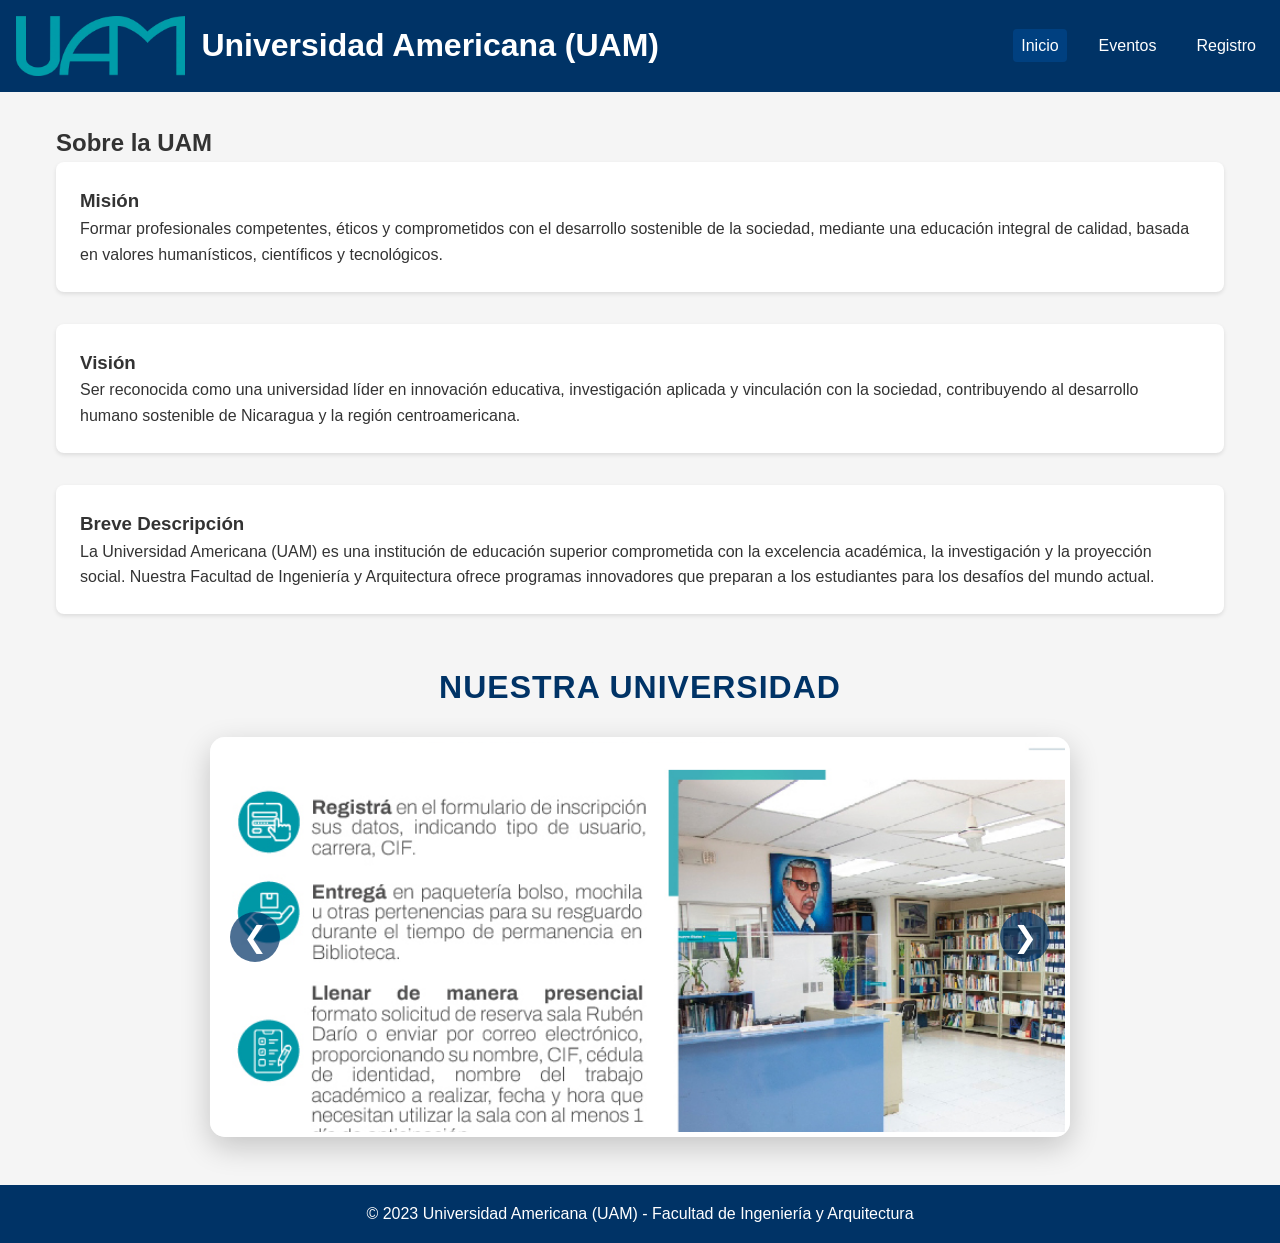
<file: index.html>
<!DOCTYPE html>
<html lang="es">
<head>
    <meta charset="UTF-8">
    <meta name="viewport" content="width=device-width, initial-scale=1.0">
    <title>Conferencias Tecnológicas UAM</title>
    <link rel="stylesheet" href="css/styles.css">
    <link rel="stylesheet" href="css/carrusel.css">
</head>
<body>
    <header>
        <div class="logo">
            <img src="images/logo-uam.png" alt="Logo UAM">
            <h1>Universidad Americana (UAM)</h1>
        </div>
        <nav>
            <ul>
                <li><a href="index.html" class="active">Inicio</a></li>
                <li><a href="eventos.html">Eventos</a></li>
                <li><a href="registro.html">Registro</a></li>
            </ul>
        </nav>
    </header>

    <main>
        <section class="about-uam">
            <h2>Sobre la UAM</h2>
            <article>
                <h3>Misión</h3>
                <p>Formar profesionales competentes, éticos y comprometidos con el desarrollo sostenible de la sociedad, mediante una educación integral de calidad, basada en valores humanísticos, científicos y tecnológicos.</p>
            </article>
            <article>
                <h3>Visión</h3>
                <p>Ser reconocida como una universidad líder en innovación educativa, investigación aplicada y vinculación con la sociedad, contribuyendo al desarrollo humano sostenible de Nicaragua y la región centroamericana.</p>
            </article>
            <article>
                <h3>Breve Descripción</h3>
                <p>La Universidad Americana (UAM) es una institución de educación superior comprometida con la excelencia académica, la investigación y la proyección social. Nuestra Facultad de Ingeniería y Arquitectura ofrece programas innovadores que preparan a los estudiantes para los desafíos del mundo actual.</p>
            </article>
        </section>

        <section class="carrusel">
            <h2>Nuestra Universidad</h2>
            <div class="carrusel-container">
                <div class="carrusel-slide">
                    <img src="images/Biblioteca-uam.png" alt="Biblioteca UAM">
                </div>
                <div class="carrusel-slide">
                    <img src="images/Campus-uam.png" alt="Campus UAM">
                </div>
                <div class="carrusel-slide">
                    <img src="images/Estudiantes-uam.png" alt="Estudiantes UAM">
                </div>
                <button class="carrusel-btn prev">&#10094;</button>
                <button class="carrusel-btn next">&#10095;</button>
            </div>
        </section>
    </main>

    <footer>
        <p>&copy; 2023 Universidad Americana (UAM) - Facultad de Ingeniería y Arquitectura</p>
    </footer>

    <script src="JavaScript/carrusel.js"></script>
</body>
</html>
</file>
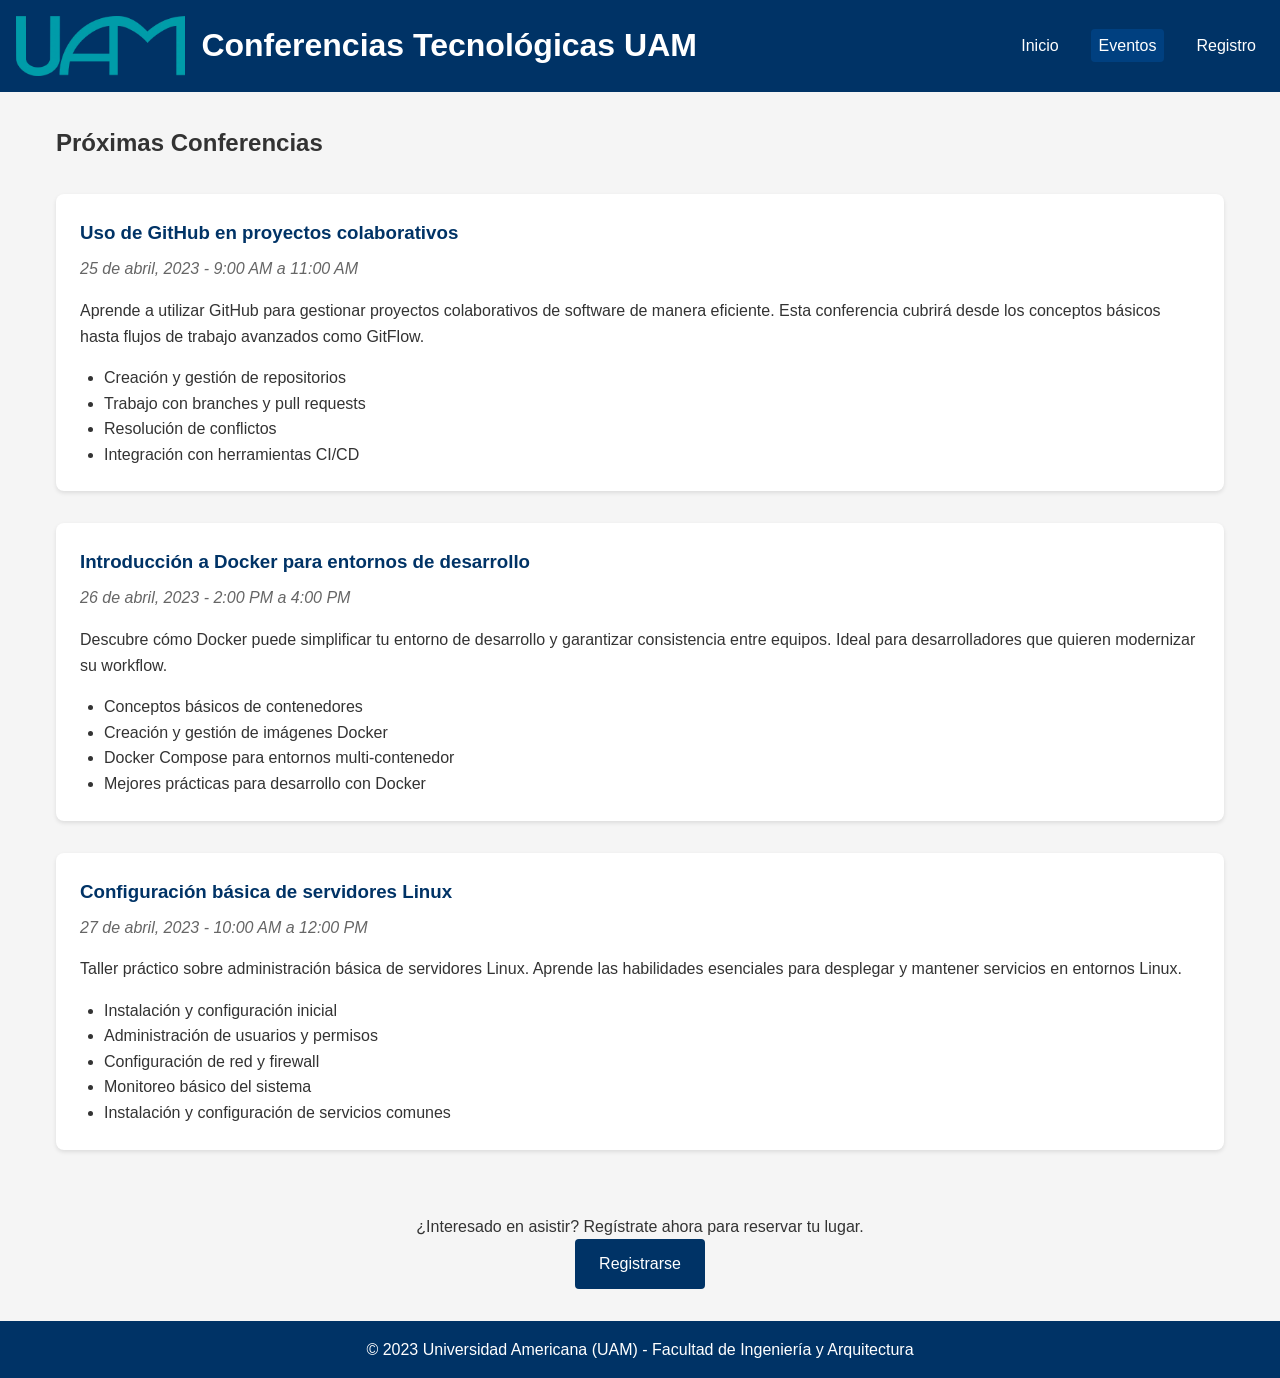
<file: eventos.html>
<!DOCTYPE html>
<html lang="es">
<head>
    <meta charset="UTF-8">
    <meta name="viewport" content="width=device-width, initial-scale=1.0">
    <title>Eventos Tecnológicos UAM</title>
    <link rel="stylesheet" href="css/styles.css">
</head>
<body>
    <header>
        <div class="logo">
            <img src="images/logo-uam.png" alt="Logo UAM">
            <h1>Conferencias Tecnológicas UAM</h1>
        </div>
        <nav>
            <ul>
                <li><a href="index.html">Inicio</a></li>
                <li><a href="eventos.html" class="active">Eventos</a></li>
                <li><a href="registro.html">Registro</a></li>
            </ul>
        </nav>
    </header>

    <main>
        <section class="eventos">
            <h2>Próximas Conferencias</h2>
            
            <article class="evento">
                <h3>Uso de GitHub en proyectos colaborativos</h3>
                <p class="fecha">25 de abril, 2023 - 9:00 AM a 11:00 AM</p>
                <p class="descripcion">Aprende a utilizar GitHub para gestionar proyectos colaborativos de software de manera eficiente. Esta conferencia cubrirá desde los conceptos básicos hasta flujos de trabajo avanzados como GitFlow.</p>
                <ul class="temas">
                    <li>Creación y gestión de repositorios</li>
                    <li>Trabajo con branches y pull requests</li>
                    <li>Resolución de conflictos</li>
                    <li>Integración con herramientas CI/CD</li>
                </ul>
            </article>
            
            <article class="evento">
                <h3>Introducción a Docker para entornos de desarrollo</h3>
                <p class="fecha">26 de abril, 2023 - 2:00 PM a 4:00 PM</p>
                <p class="descripcion">Descubre cómo Docker puede simplificar tu entorno de desarrollo y garantizar consistencia entre equipos. Ideal para desarrolladores que quieren modernizar su workflow.</p>
                <ul class="temas">
                    <li>Conceptos básicos de contenedores</li>
                    <li>Creación y gestión de imágenes Docker</li>
                    <li>Docker Compose para entornos multi-contenedor</li>
                    <li>Mejores prácticas para desarrollo con Docker</li>
                </ul>
            </article>
            
            <article class="evento">
                <h3>Configuración básica de servidores Linux</h3>
                <p class="fecha">27 de abril, 2023 - 10:00 AM a 12:00 PM</p>
                <p class="descripcion">Taller práctico sobre administración básica de servidores Linux. Aprende las habilidades esenciales para desplegar y mantener servicios en entornos Linux.</p>
                <ul class="temas">
                    <li>Instalación y configuración inicial</li>
                    <li>Administración de usuarios y permisos</li>
                    <li>Configuración de red y firewall</li>
                    <li>Monitoreo básico del sistema</li>
                    <li>Instalación y configuración de servicios comunes</li>
                </ul>
            </article>
            
            <div class="cta">
                <p>¿Interesado en asistir? Regístrate ahora para reservar tu lugar.</p>
                <a href="registro.html" class="btn">Registrarse</a>
            </div>
        </section>
    </main>

    <footer>
        <p>&copy; 2023 Universidad Americana (UAM) - Facultad de Ingeniería y Arquitectura</p>
    </footer>
</body>
</html>
</file>
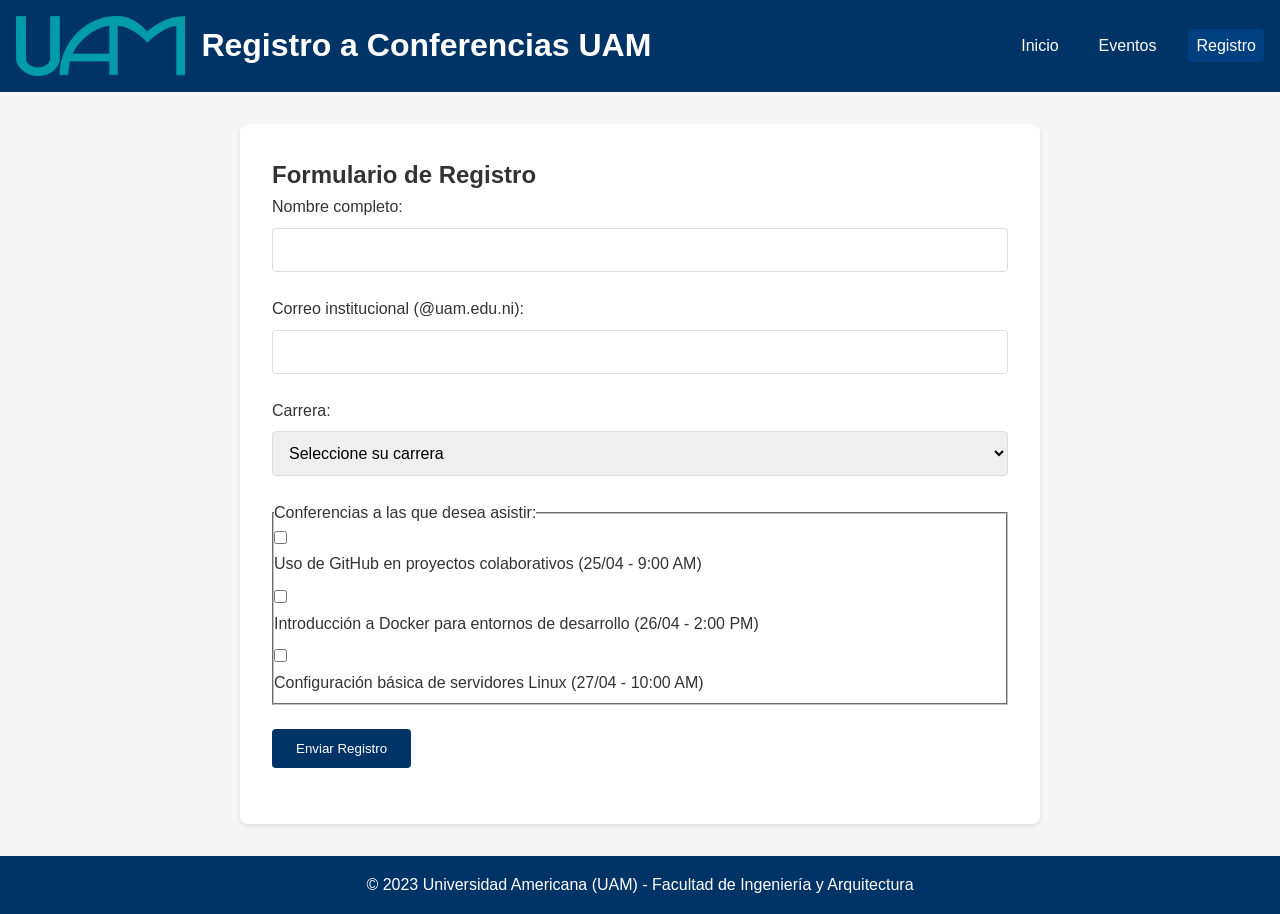
<file: registro.html>
<!DOCTYPE html>
<html lang="es">
<head>
    <meta charset="UTF-8">
    <meta name="viewport" content="width=device-width, initial-scale=1.0">
    <title>Registro a Conferencias UAM</title>
    <link rel="stylesheet" href="css/styles.css">
</head>
<body>
    <header>
        <div class="logo">
            <img src="images/logo-uam.png" alt="Logo UAM">
            <h1>Registro a Conferencias UAM</h1>
        </div>
        <nav>
            <ul>
                <li><a href="index.html">Inicio</a></li>
                <li><a href="eventos.html">Eventos</a></li>
                <li><a href="registro.html" class="active">Registro</a></li>
            </ul>
        </nav>
    </header>

    <main>
        <section class="registro">
            <h2>Formulario de Registro</h2>
            <form id="registroForm">
                <div class="form-group">
                    <label for="nombre">Nombre completo:</label>
                    <input type="text" id="nombre" name="nombre" required>
                    <span class="error-message" id="nombre-error"></span>
                </div>
                
                <div class="form-group">
                    <label for="email">Correo institucional (@uam.edu.ni):</label>
                    <input type="email" id="email" name="email" required>
                    <span class="error-message" id="email-error"></span>
                </div>
                
                <div class="form-group">
                    <label for="carrera">Carrera:</label>
                    <select id="carrera" name="carrera" required>
                        <option value="">Seleccione su carrera</option>
                        <option value="Ingeniería en Sistemas">Ingeniería en Sistemas</option>
                        <option value="Ingeniería en Computación">Ingeniería en Computación</option>
                        <option value="Arquitectura">Arquitectura</option>
                        <option value="Ingeniería Industrial">Ingeniería Industrial</option>
                        <option value="Otra">Otra</option>
                    </select>
                    <span class="error-message" id="carrera-error"></span>
                </div>
                
                <div class="form-group">
                    <fieldset>
                        <legend>Conferencias a las que desea asistir:</legend>
                        
                        <div class="checkbox-group">
                            <input type="checkbox" id="conf1" name="conferencias" value="GitHub">
                            <label for="conf1">Uso de GitHub en proyectos colaborativos (25/04 - 9:00 AM)</label>
                        </div>
                        
                        <div class="checkbox-group">
                            <input type="checkbox" id="conf2" name="conferencias" value="Docker">
                            <label for="conf2">Introducción a Docker para entornos de desarrollo (26/04 - 2:00 PM)</label>
                        </div>
                        
                        <div class="checkbox-group">
                            <input type="checkbox" id="conf3" name="conferencias" value="Linux">
                            <label for="conf3">Configuración básica de servidores Linux (27/04 - 10:00 AM)</label>
                        </div>
                    </fieldset>
                    <span class="error-message" id="conferencias-error"></span>
                </div>
                
                <div class="form-group">
                    <button type="submit" class="btn">Enviar Registro</button>
                </div>
            </form>
            
            <div id="confirmacion" class="hidden">
                <h3>¡Registro exitoso!</h3>
                <p>Gracias por registrarte a nuestras conferencias tecnológicas. Hemos enviado un correo de confirmación a <span id="email-confirmacion"></span>.</p>
                <p>Te esperamos en los eventos seleccionados:</p>
                <ul id="eventos-confirmacion"></ul>
                <a href="index.html" class="btn">Volver al inicio</a>
            </div>
        </section>
    </main>

    <footer>
        <p>&copy; 2023 Universidad Americana (UAM) - Facultad de Ingeniería y Arquitectura</p>
    </footer>

    <script src="JavaScript/scripts.js"></script>
</body>
</html>
</file>
<file: css/styles.css>
/* Estilos generales */
* {
    margin: 0;
    padding: 0;
    box-sizing: border-box;
    font-family: 'Segoe UI', Tahoma, Geneva, Verdana, sans-serif;
}

body {
    line-height: 1.6;
    color: #333;
    background-color: #f5f5f5;
}

header {
    background-color: #003366;
    color: white;
    padding: 1rem;
    display: flex;
    justify-content: space-between;
    align-items: center;
    flex-wrap: wrap;
}

.logo {
    display: flex;
    align-items: center;
    gap: 1rem;
}

.logo img {
    height: 60px;
}

nav ul {
    display: flex;
    list-style: none;
    gap: 1.5rem;
}

nav a {
    color: white;
    text-decoration: none;
    font-weight: 500;
    padding: 0.5rem;
    border-radius: 4px;
    transition: background-color 0.3s;
}

nav a:hover, nav a.active {
    background-color: #004080;
}

main {
    max-width: 1200px;
    margin: 2rem auto;
    padding: 0 1rem;
}

footer {
    background-color: #003366;
    color: white;
    text-align: center;
    padding: 1rem;
    margin-top: 2rem;
}

/* Estilos específicos para la página de inicio */
.about-uam {
    margin-bottom: 3rem;
}

.about-uam article {
    margin-bottom: 2rem;
    background-color: white;
    padding: 1.5rem;
    border-radius: 8px;
    box-shadow: 0 2px 4px rgba(0,0,0,0.1);
}

/* Estilos para la página de eventos */
.eventos {
    display: grid;
    gap: 2rem;
}

.evento {
    background-color: white;
    padding: 1.5rem;
    border-radius: 8px;
    box-shadow: 0 2px 4px rgba(0,0,0,0.1);
}

.evento h3 {
    color: #003366;
    margin-bottom: 0.5rem;
}

.fecha {
    font-style: italic;
    color: #666;
    margin-bottom: 1rem;
}

.temas {
    margin-top: 1rem;
    padding-left: 1.5rem;
}

.cta {
    text-align: center;
    margin-top: 2rem;
}

.btn {
    display: inline-block;
    background-color: #003366;
    color: white;
    padding: 0.75rem 1.5rem;
    border: none;
    border-radius: 4px;
    text-decoration: none;
    font-weight: 500;
    cursor: pointer;
    transition: background-color 0.3s;
}

.btn:hover {
    background-color: #004080;
}

/* Estilos para el formulario de registro */
.registro {
    max-width: 800px;
    margin: 0 auto;
    background-color: white;
    padding: 2rem;
    border-radius: 8px;
    box-shadow: 0 2px 4px rgba(0,0,0,0.1);
}

.form-group {
    margin-bottom: 1.5rem;
}

label {
    display: block;
    margin-bottom: 0.5rem;
    font-weight: 500;
}

input[type="text"],
input[type="email"],
select {
    width: 100%;
    padding: 0.75rem;
    border: 1px solid #ddd;
    border-radius: 4px;
    font-size: 1rem;
}

.checkbox-group {
    margin-bottom: 0.5rem;
}

.checkbox-group input {
    margin-right: 0.5rem;
}

.error-message {
    color: #d9534f;
    font-size: 0.875rem;
    margin-top: 0.25rem;
    display: block;
}

.hidden {
    display: none;
}

#confirmacion {
    background-color: #dff0d8;
    border: 1px solid #d6e9c6;
    color: #3c763d;
    padding: 1.5rem;
    border-radius: 4px;
    margin-top: 1rem;
}

/* Estilos responsivos */
@media (max-width: 768px) {
    header {
        flex-direction: column;
        text-align: center;
    }
    
    nav ul {
        margin-top: 1rem;
        justify-content: center;
    }
    
    .logo {
        justify-content: center;
    }
}
</file>
<file: css/carrusel.css>
.carrusel {
    margin: 3rem auto;
    max-width: 900px; /* Ancho máximo del carrusel */
    padding: 0 20px;
}

.carrusel h2 {
    text-align: center;
    margin-bottom: 1.5rem;
    color: #003366;
    font-size: 2rem;
    text-transform: uppercase;
    letter-spacing: 1px;
}

.carrusel-container {
    position: relative;
    overflow: hidden;
    border-radius: 15px;
    box-shadow: 0 10px 30px rgba(0, 0, 0, 0.2);
    height: 400px; /* Altura fija para todas las imágenes */
}

/* Estilos para cada slide */
.carrusel-slide {
    display: none;
    width: 100%;
    height: 100%;
    transition: transform 0.5s ease;
}

.carrusel-slide img {
    width: 100%;
    height: 100%;
    object-fit: cover; /* Asegura que la imagen cubra el espacio sin distorsión */
    display: block;
    border: 5px solid #ffffff;
    box-shadow: 0 0 0 10px #003366, /* Borde exterior azul */
                0 0 20px rgba(0, 0, 0, 0.3); /* Sombra exterior */
    transition: all 0.3s ease;
}

/* Efecto hover para las imágenes (opcional) */
.carrusel-slide:hover img {
    transform: scale(1.02);
    box-shadow: 0 0 0 10px #ff6600, /* Borde exterior naranja al hacer hover */
                0 0 30px rgba(0, 0, 0, 0.4);
}

/* Botones de navegación */
.carrusel-btn {
    position: absolute;
    top: 50%;
    transform: translateY(-50%);
    background-color: rgba(0, 51, 102, 0.7);
    color: white;
    border: none;
    padding: 15px;
    font-size: 1.8rem;
    cursor: pointer;
    transition: all 0.3s ease;
    border-radius: 50%;
    width: 50px;
    height: 50px;
    display: flex;
    align-items: center;
    justify-content: center;
    z-index: 10;
}

.carrusel-btn:hover {
    background-color: #ff6600;
    transform: translateY(-50%) scale(1.1);
}

.prev {
    left: 20px;
}

.next {
    right: 20px;
}

/* Indicadores de posición (puntos) */
.carrusel-indicadores {
    position: absolute;
    bottom: 20px;
    left: 50%;
    transform: translateX(-50%);
    display: flex;
    gap: 10px;
    z-index: 10;
}

.indicator {
    width: 12px;
    height: 12px;
    border-radius: 50%;
    background-color: rgba(255, 255, 255, 0.5);
    cursor: pointer;
    transition: all 0.3s ease;
}

.indicator.active {
    background-color: #ff6600;
    transform: scale(1.3);
}

/* Animación de transición */
.fade {
    animation-name: fade;
    animation-duration: 1.5s;
}

@keyframes fade {
    from { opacity: 0.4; transform: scale(0.98); }
    to { opacity: 1; transform: scale(1); }
}

/* Estilos responsivos */
@media (max-width: 768px) {
    .carrusel-container {
        height: 300px;
    }
    
    .carrusel-btn {
        width: 40px;
        height: 40px;
        font-size: 1.5rem;
    }
    
    .carrusel-slide img {
        border-width: 3px;
        box-shadow: 0 0 0 5px #003366;
    }
}

@media (max-width: 480px) {
    .carrusel-container {
        height: 250px;
    }
    
    .carrusel h2 {
        font-size: 1.5rem;
    }
}
</file>
